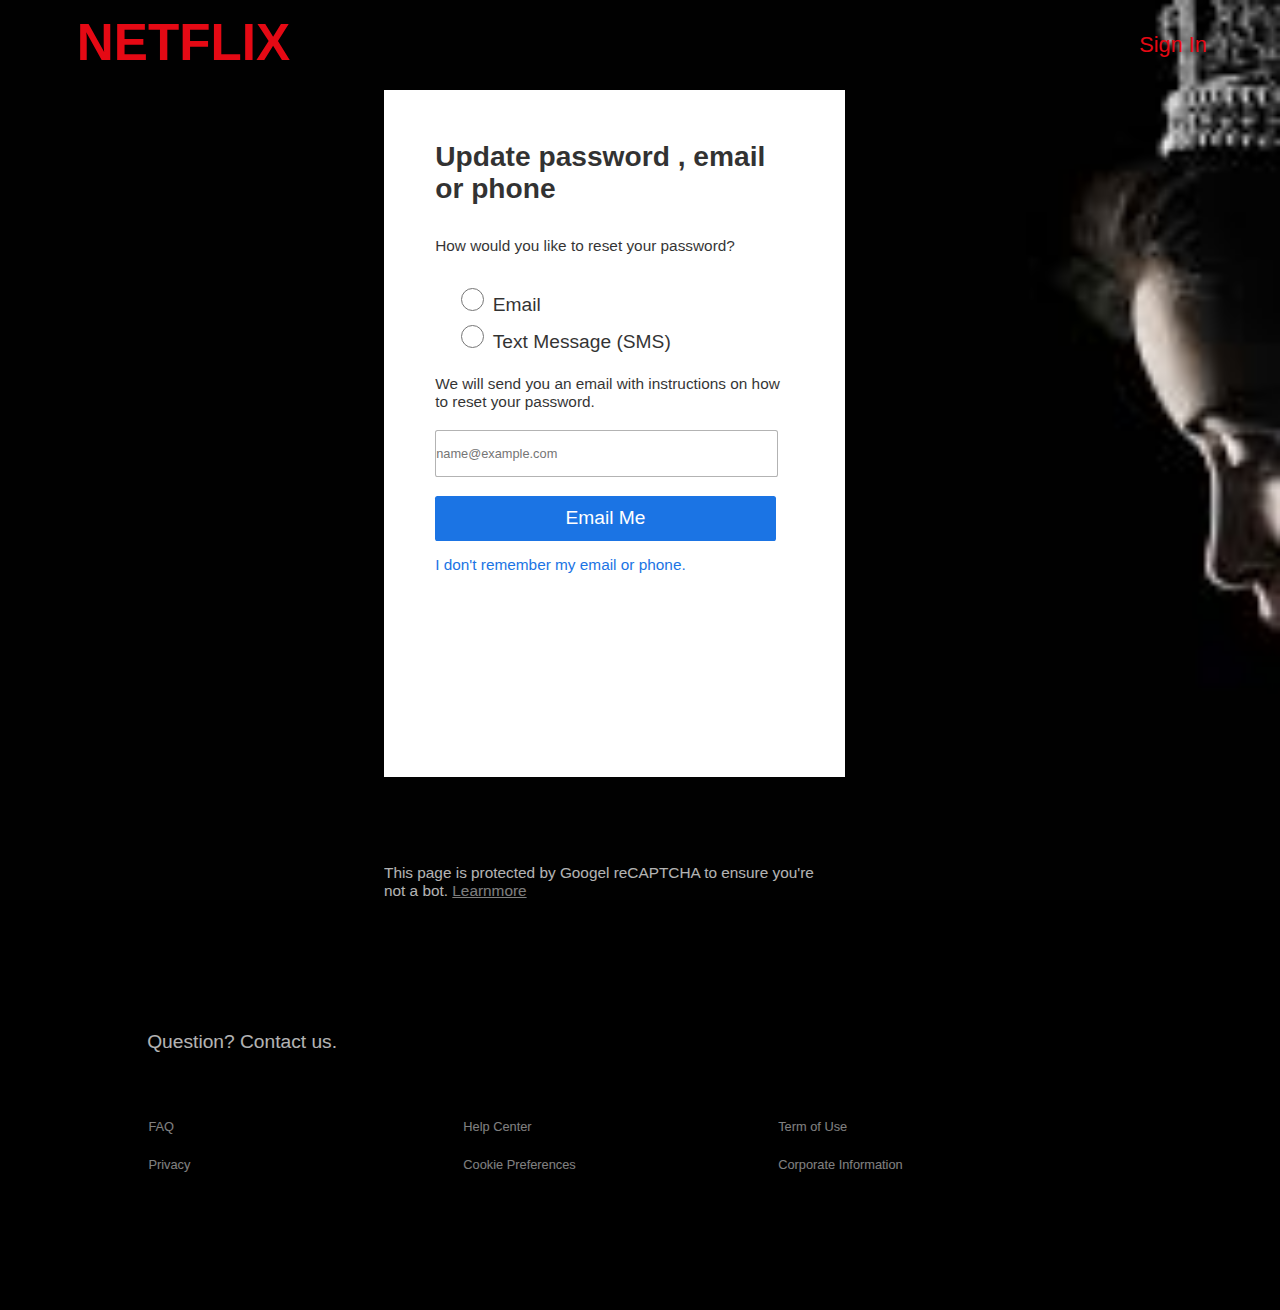
<file: forget.html>
<!DOCTYPE html>
<html lang="en">
<head>
    <meta charset="UTF-8">
    <meta name="viewport" content="width=device-width, initial-scale=1.0">
    <link rel="icon" href="/pics/logo.png" style="background: none;">
    <title>Netflix Pakistan - Watch Tv Show</title>
    <link rel="stylesheet" href="forget.css">
    <link rel="preconnect" href="https://fonts.googleapis.com">
    <link rel="preconnect" href="https://fonts.gstatic.com" crossorigin>
    <link href="https://fonts.googleapis.com/css2?family=Montserrat:ital,wght@0,100..900;1,100..900&display=swap" rel="stylesheet">
    <link
      rel="stylesheet"
      href="https://cdnjs.cloudflare.com/ajax/libs/font-awesome/6.4.0/css/all.min.css"
    />
</head>
<body>
    <div class="main">
        <div class="header">
            <h1 class="title">NETFLIX</h1>
            <a href="signinform.html">Sign In</a>
        </div>
           <div class="box">
                <h1 class="heading" >Update password , email or phone <h1>

                <p class="para1">How would you like to reset your password?</p>
                 <form action="action.nodejs">
                    
                        <input type="radio" id="email" name="radio">
                        <label for="email">Email</label>
                        <br>
                        <input type="radio" id="text" name="radio">
                        <label for="text">Text Message (SMS)</label>
                        <p class="para2">We will send you an email with instructions on how to reset your password.</p>
                        <input type="text" placeholder="name@example.com" class="input">
                        
                        <button class="button">Email Me</button>
                        <p  class="a2"><a href="#">I don't remember my email or phone.</a></p>
                    </form>   
            </div>
            <div class="learnmore">
                <p>This page is protected by Googel reCAPTCHA to ensure you're not a bot. <a href="#">Learnmore</a> </p>
            </div>
        </div>
       
            <footer class="footer">
                <div class="footer-content">
                    <div class="anchor1">
                        <a href="#">Question? Contact us.</a>
                    </div>
                    <div class="anchorlist">
                        <ul>
                            <li><a href="#">FAQ</a></li>
                            <li><a href="#">Help Center</a></li>
                            <li><a href="#">Term of Use</a></li>
                            <li><a href="#">Privacy</a></li>
                            <li><a href="#">Cookie Preferences</a></li>
                            <li><a href="#">Corporate Information</a></li>
                        </ul>
                    </div>
                </div>
           </footer>
    
</body>
</html>
</file>
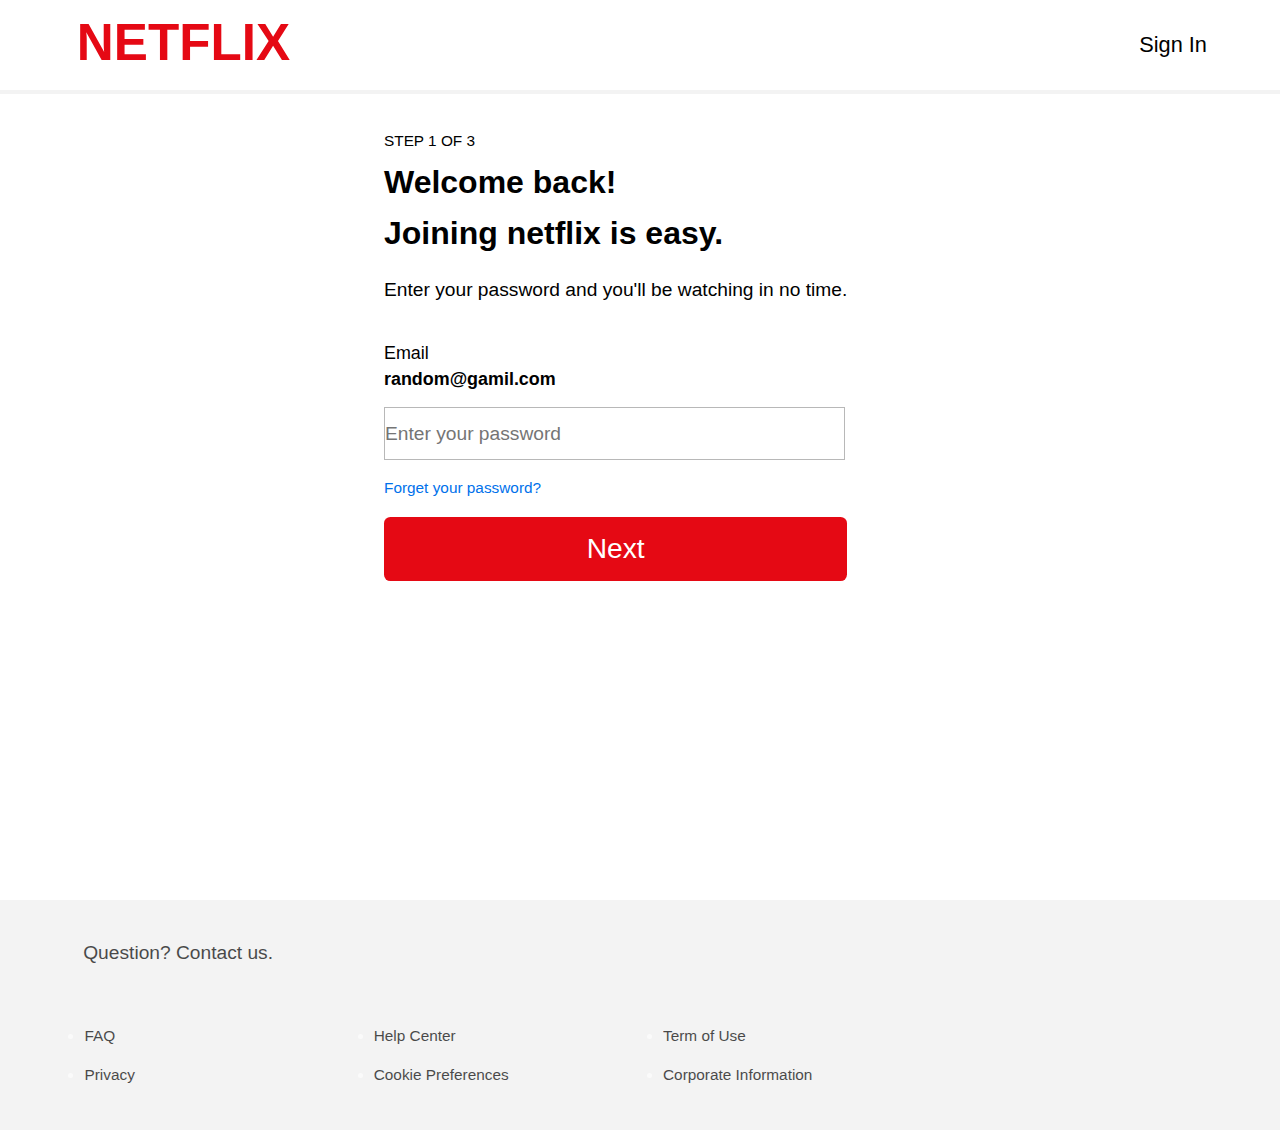
<file: getstarted-step1.html>
<!DOCTYPE html>
<html lang="en">
<head>
    <meta charset="UTF-8">
    <meta name="viewport" content="width=device-width, initial-scale=1.0">
    <link rel="stylesheet" href="getstarted-step1.css">
    <link rel="icon" href="logo.png" >
    <title>Document</title>
</head>
<body>
    <div class="main">
        <div class="header">
            <h1 class="title">NETFLIX</h1>
            <a href="signinform.html">Sign In</a>
        </div>

        <div class="step1-box">
            <form action="action.nodejs">
                <p class="para1">STEP 1 OF 3</p>
                <h2 class="heading1">Welcome back!</h2>
                <h2 class="heading2">Joining netflix is easy.</h2>
                <p class="para2">Enter your password and you'll be watching in no time.</p>
                <p class="para3">Email</p>
                <p class="para4">random@gamil.com</p>
                <input type="password" placeholder="Enter your password" class="input">
                <a href="#" class="forgetlink">Forget your password?</a>
                <button class="button">Next</button>
            </form>
        </div>
          
        </div>
       
            <footer class="footer">
                <div class="footer-content">
                    <div class="anchor1">
                        <a href="#">Question? Contact us.</a>
                    </div>
                    <div class="anchorlist">
                        <ul>
                            <li><a href="#">FAQ</a></li>
                            <li><a href="#">Help Center</a></li>
                            <li><a href="#">Term of Use</a></li>
                            <li><a href="#">Privacy</a></li>
                            <li><a href="#">Cookie Preferences</a></li>
                            <li><a href="#">Corporate Information</a></li>
                        </ul>
                    </div>
                </div>
           </footer>
    
</body>
</html>
</file>
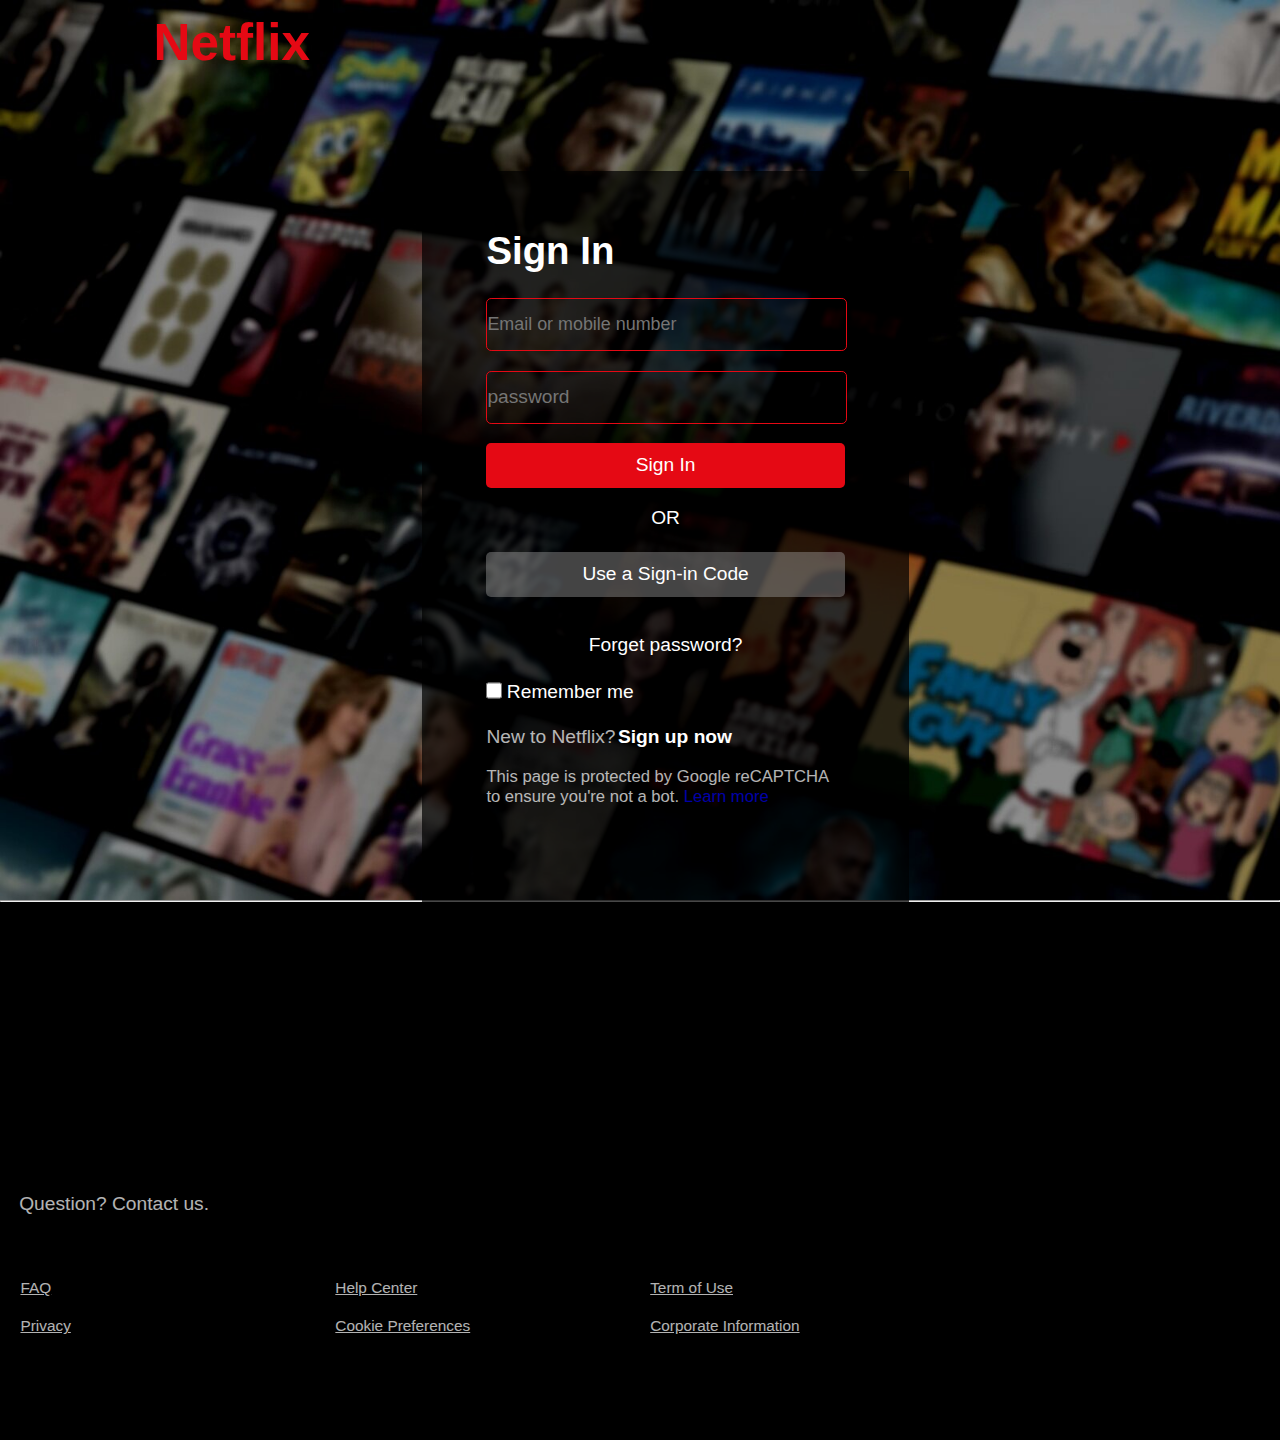
<file: signinform.html>
<!DOCTYPE html>
<html lang="en">
<head>
    <meta charset="UTF-8">
    <meta name="viewport" content="width=device-width, initial-scale=1.0">
    <link rel="icon" href="/pics/logo.png"/>
    <title>Netflix</title>
    <link rel="stylesheet" href="signinform.css"/>
</head>
<body>
   
        <div class="main">
            <div class="header">
                <h1 class="title">Netflix</h1>
            </div>
            <div class="signin-form">
                <header><h1 class="heading1">Sign In</h1></header>
                <form>
                    <input type="text" placeholder="Email or mobile number" class="email"/>
                    <input type="password" placeholder="password" class="password"/>
                    <button class="signin">Sign In</button>
                    <p class="para1">OR</p>
                    <button class="signin-code">Use a Sign-in Code </button>
                    <a href="forget.html" class="forget">Forget password?</a>
                </form>
                <footer>
                    <input type="checkbox" id="checkbox" class="checkbox">
                    <label for="checkbox" class="checkbox-label">Remember me</label>
                    <p class="para2">New to Netflix?</p>
                    <a href="#" class="signup">Sign up now</a>
                    <p class="para3">This page is protected by Google reCAPTCHA to ensure you're not a bot. <a href="#" class="Learnmore">Learn more</a></p>  
                </footer>
            </div>
        </div>    
        <hr>
        <footer class="footer">
            <div class="footer-content">
                <div class="anchor1">
                    <a href="#">Question? Contact us.</a>
                </div>
                <div class="anchorlist">
                    <ul>
                        <li><a href="#">FAQ</a></li>
                        <li><a href="#">Help Center</a></li>
                        <li><a href="#">Term of Use</a></li>
                        <li><a href="#">Privacy</a></li>
                        <li><a href="#">Cookie Preferences</a></li>
                        <li><a href="#">Corporate Information</a></li>
                    </ul>
                </div>
            </div>
       </footer>
    

   
</body>
</html>
</file>
<file: forget.css>
*{
    margin: 0;
    padding: 0;
    font-family:Helvetica, sans-serif;

}
body{
    background-color: black;
}
.main{
   height: 100vh;
   width: 100vw;
   background-image: url(forget\ background.jpg);
   background-size: cover;
}
.header{
    height: 7vw;
    width: 100vw;
    display: flex;
    justify-content: flex-end;
    align-items: center;
}
.title{
    color: #E50914;
    font-size: 4vw;
    margin-top: 0.5vw;
    margin-left: 1vw;
    position: absolute;
    left: 5vw;
    top: 0.5vw;

}

 a{
    color: #E50914;
    text-decoration: none;
    width: 6vw;
    height: 2.5vw;
    margin-top: 0.5vw;
    margin-right: 5vw;
    font-size: 1.7vw;
    cursor: pointer;
}

.box{
    height: 65vh;
    width: 28vw;
    background-color: #FFFFFF;
    position: absolute;
    left: 30%;
    padding: 4vw;
}
.heading{
    height: 6vw;
    width: 100%;
    opacity: 0.8;
    font-size: 2.2vw;
    font-weight: 600;
    margin-bottom: 1.5vw;
}
.para1{
    font-size: 1.2vw;
    font-weight: 100;
    opacity: 0.8;
    height: 2vw;
    width: 100%;
    margin-bottom: 1.5vw;
}

#email{
    height: 1.8vw;
    width: 1.8vw;
    margin-left: 2vw;
}
#email+label{
    font-size: 1.5vw;
    font-weight: 100;
    opacity: 0.8;
}
#text{
    height: 1.8vw;
    width: 1.8vw;
    margin-left: 2vw;
    

}
#text+label{
    font-size: 1.5vw;
    opacity: 0.8;
    font-weight: 100;
}
.para2{
    margin-top: 1.5vw;
    font-size: 1.2vw;
    opacity: 0.8;
    font-weight: 100;
}
.input{
    margin-top: 1.5vw;
    height: 3.5vw;
    width: 95%;
    border-radius: 0.2vw;  
    font-size: 1vw; 
    border: 1px solid rgba(128, 128, 128, 0.596);
}
.button{
    margin-top: 1.5vw;
    height: 3.5vw;
    width: 95%;
    border-radius: 0.2vw;   
    background-color:#1b74e4;
    font-size: 1.5vw;
    color: #FFFFFF;
    border: none;
}
.a2 a{
    font-size: 1.2vw;
    color: #1b74e4;
    font-weight: 100;
}
.learnmore{
    height: 12vw;
    width: 35vw;
    margin-left: 30%;    
    position: relative;
    top: 86%;
}
.learnmore p{
    color: #FFFFFF;
    font-size: 1.2vw;
    opacity: 0.7;
    font-weight: 100;
   
}
.learnmore p a{
    color: #FFFFFF;
    font-size: 1.2vw;
    text-decoration: underline;
    opacity: 0.7;
    font-weight: 100;
}
.footer{
    height: 32vw;
    width: 100vw;
    background-color: black;
    display: flex;
    flex-wrap: wrap;
    justify-content: center;
    align-items: center;

}
.footer-content{
    

    width: 80vw;
    height: 15vw;
    display: flex;
    flex-wrap: wrap;
    justify-content: center;
    align-items: center;
}
.anchor1{
    width: 100vw;
    height: 3vw;
    padding: 1.5vw;
   
}
.anchor1 a{
    color: #FFFFFF;
    font-size: 1.5vw;
    opacity: 0.7;
    text-decoration: none;
    cursor: pointer;
    
}
.anchor1 a:hover{
    text-decoration: underline;
}

.anchorlist{
   
    height: 6vw;
    width: 100vw;
    display: flex;
    flex-wrap: wrap;
    padding: 1vw;
}
.anchorlist ul{
    display: flex;
    flex-wrap: wrap;
}
.anchorlist ul li{
    height: 1.8vw;
    width: 24vw;
    margin: 0.7vw 0px 0.4vw 0.6vw;
    
}

.anchorlist ul li a{
    cursor: pointer;
    color: #FFFFFF;
    font-size: 1vw;
    opacity: 0.5;
}
.anchorlist ul li a:hover{
    text-decoration: underline;

}
/* #dcdde0 bottom color */
/* background color #fafafa */
/* f3f3f3 */
@media (max-width:739px) {
    body{
        background-color: #f3f3f3;
    }
    .main{
       height: 100vh;
       width: 100vw;
       background-image: none;
       background-size: none;
    }
    .header{
        height: 14vw;
        width: 100vw;
        background-color: #fafafa;
    }
    .title{
        color: #E50914;
        font-size: 7vw;
        margin-top: 3vw;
        margin-left: 1vw;
        position: absolute;
        left: 3vw;
        top: 0.5vw;
    }
    
     a{
        width: 12vw;
        height: 3vw;
        font-size: 3.5vw;
        margin-right: 3vw;   
    }
    .box{
        height: 65vh;
        width: 90vw;
        background-color: #f3f3f3;
        position: absolute;
        left: 5%;
        padding:0;
        padding-top: 2vw;
    }
    .heading{
        height: 6vh;
        width: 100%;
        opacity: 0.8;
        font-size: 4vh;
        margin-bottom: 1vw;
    }
    .para1{
        font-size: 2.5vh;
        font-weight: 100;
        opacity: 0.8;
        height: 3vw;
        width: 100%;
        margin-top: 1vh;
        margin-bottom: 2vw;
    }
    
    #email{
        height: 3vh;
        width: 3vh;
        margin-left: 2vw;
        margin-top: 2vw;
    }
    #email+label{
        font-size:2.5vh;
        opacity: 0.8;
        font-weight: 100;
    }

    #text{
        height: 3vh;
        width: 3vh;
        margin-left: 2vw;
        margin-top: 1vw;
    
    }
    #text+label{
        font-size:2.5vh;
        opacity: 0.8;
        font-weight: 100;
    }
    .para2{
        margin-top: 2.5vw;
        font-size: 2.5vh;
        font-weight: 100;
        opacity: 0.8;
    }
    .input{
        margin-top: 4vw;
        height: 6vh;
        width: 98%;
        border-radius: 0.2vw;  
        font-size: 2vh; 
    }
    .button{
        margin-top: 5vw;
        height: 7vh;
        width: 98%;
        border-radius: 0.2vw;   
        background-color:#1b74e4;
        font-size: 2.5vh;
        color: #FFFFFF;
        border: none;
    }
    .a2{
        margin-top: 2.5vh;
    }
    .a2 a{
        font-size: 2.2vh;
        font-weight: 100;
        color: #1b74e4;
    }
    .learnmore{
        height: 12vw;
        width: 90%;
        margin-left: 5%;    
        position: relative;
        top: 70%;
        margin-top: 1vw;
        
    }
    .learnmore p{
        color: black;
        opacity: 0.7;
        font-size: 2.2vh;
       
    }
    .learnmore p a{
        color: black;
        font-size: 2.2vh;

        opacity: 0.7;
    }
    .footer{
        height: 40vw;
        width: 100vw;
        opacity: 0.7;
    
    }
    .footer-content{
        width: 80vw;
        height: 30vw;
    }
    .anchor1{
        width: 100vw;
        height: 4vw;
    }
    .anchor1 a{
        font-size: 3.5vw; 
    }    
    .anchorlist{
       
        height: 17vw;
        width: 100vw;
    }
    .anchorlist ul li{
        height: 2.5vw;
        width: 28vw;  
    }
    
    .anchorlist ul li a{
        font-size: 2.5vw;
    }
}

@media (max-width:510px) {
    body{
        background-color: #f3f3f3;
    }
    .main{
       height: 100vh;
       width: 100vw;
       background-image: none;
       background-size: none;
    }
    .header{
        height: 14vw;
        width: 100vw;
        background-color: #fafafa;
    }
    .title{
        color: #E50914;
        font-size: 9vw;
        margin-top: 1vw;
        margin-left: 1vw;
        position: absolute;
        left: 3vw;
        top: 0.5vw;
    }
    
     a{
        width: 12vw;
        height: 3vw;
        font-size: 3.5vw;
        margin-right: 3vw;   
    }
    .box{
        height: 60vh;
        width: 90vw;
        background-color: #f3f3f3;
        position: absolute;
        left: 5%;
        padding:0;
        padding-top: 2vw;
    }
    .heading{
        height: 8vh;
        width: 100%;
        opacity: 0.8;
        font-size: 3.2vh;
        margin-bottom: 2vw;
    }
    .para1{
        font-size: 1.8vh;
        font-weight: 100;
        opacity: 0.8;
        height: 5vw;
        width: 100%;
        margin-top: 1vh;
        margin-bottom: 3svw;
    }
    
    #email{
        height: 2.5vh;
        width: 2.5vh;
        margin-left: 2vw;
        margin-top: 4vw;
    }
    #email+label{
        font-size:2vh;
        opacity: 0.8;
        font-weight: 100;
    }

    #text{
        height: 2.5vh;
        width: 2.5vh;
        margin-left: 2vw;
        margin-top: 1vw;
    
    }
    #text+label{
        font-size:2vh;
        opacity: 0.8;
        font-weight: 100;
    }
    .para2{
        margin-top: 2.5vw;
        font-size: 1.8vh;
        font-weight: 100;
        opacity: 0.8;
    }
    .input{
        margin-top: 4vw;
        height: 6vh;
        width: 98%;
        border-radius: 0.2vw;  
        font-size: 2vh; 
    }
    .button{
        margin-top: 5vw;
        height: 7vh;
        width: 98%;
        border-radius: 0.2vw;   
        background-color:#1b74e4;
        font-size: 2.5vh;
        color: #FFFFFF;
        border: none;
    }
    .a2{
        margin-top: 2vh;
    }
    .a2 a{
        font-size: 1.8vh;
        font-weight: 100;
        color: #1b74e4;
    }
    .learnmore{
        height: 12vw;
        width: 90%;
        margin-left: 5%;    
        position: relative;
        top: 62%;
        margin-top: 1vw;
        
    }
    .learnmore p{
        color: black;
        opacity: 0.7;
        font-size: 1.8vh;
       
    }
    .learnmore p a{
        color: black;
        font-size: 1.8vh;
        opacity: 0.7;
    }
    .footer{
        height: 40vw;
        width: 100vw;
        opacity: 0.7;
    
    }
    .footer-content{
        width: 80vw;
        height: 30vw;
    }
    .anchor1{
        width: 100vw;
        height: 4vw;
    }
    .anchor1 a{
        font-size: 3.5vw; 
    }    
    .anchorlist{
       
        height: 17vw;
        width: 100vw;
    }
    .anchorlist ul li{
        height: 2.5vw;
        width: 28vw;  
    }
    
    .anchorlist ul li a{
        font-size: 2.5vw;
    }
    
}
</file>
<file: getstarted-step1.css>
*{
    margin: 0;
    padding: 0;
    font-family:Helvetica, sans-serif;

}
body{
    color: #fafafa;
  
}
.main{
   height: 100vh;
   width: 100vw;
   background-size: cover;
}
.header{
    height: 7vw;
    width: 100vw;
    display: flex;
    justify-content: flex-end;
    align-items: center;
    border-bottom: 4px solid #f3f3f3;
}
.title{
    color: #E50914;
    font-size: 4vw;
    margin-top: 0.5vw;
    margin-left: 1vw;
    position: absolute;
    left: 5vw;
    top: 0.5vw;

}

 .header a{
    color: black;
    text-decoration: none;
    width: 6vw;
    height: 2.5vw;
    margin-top: 0.5vw;
    margin-right: 5vw;
    font-size: 1.7vw;
    cursor: pointer;
}
.step1-box{
    height: 70vh;
    width: 40vw;
    color: black;
    display: flex;
    margin: auto;
   padding: 2vw;
}
.para1{
    font-size: 1.2vw;
    height: 1.5vw;
    width: 100%;
    margin: 1vw 0;
}
.heading1{
    font-size: 2.5vw;
    height: 4vw;
    width: 100%;
    
}
.heading2{
    font-size: 2.5vw;
    height: 4vw;
    width: 100%;
}
.para2{
    font-size: 1.5vw;
    height: 4vw;
    width: 100%;
    margin: 1vw 0 1vw 0;
}
.para3{
    font-size: 1.4vw;
    height: 2vw;
    width: 100%;
}
.para4{
    font-size: 1.4vw;
    height: 2vw;
    width: 100%;
    font-weight: bold;
}
.input{
    height: 4vw;
    width: 99%;
    font-size: 1.5vw;
    margin: 1vw 0 1.5vw 0;
    border: 1px solid rgba(128, 128, 128, 0.562);
}
.forgetlink{
    font-size: 1.2vw;
    height: 2vw;
    width: 100%;
    color: #0071EB;
    text-decoration: none;

}
.button{
    height: 5vw;
    width: 100%;
    font-size: 2.2vw;
    background-color: #E50914;
    color: #FFFFFF;
    border: none;
    border-radius: 0.5vw;
    margin-top: 1.5vw;


}


.footer{
    height: 18vw;
    width: 100vw;
    background-color: #f3f3f3;
    display: flex;
    flex-wrap: wrap;
    justify-content: center;
    align-items: center;

}
.footer-content{
    

    width: 90vw;
    height: 15vw;
    display: flex;
    flex-wrap: wrap;
    justify-content: center;
    align-items: center;
}
.anchor1{
    width: 100vw;
    height: 3vw;
    padding: 1.5vw;
   
}
.anchor1 a{
    color: black;
    font-size: 1.5vw;
    opacity: 0.7;
    text-decoration: none;
    cursor: pointer;
    
}
.anchor1 a:hover{
    text-decoration: underline;
}

.anchorlist{
   
    height: 6vw;
    width: 100vw;
    display: flex;
    flex-wrap: wrap;
    padding: 1vw;
}
.anchorlist ul{
    display: flex;
    flex-wrap: wrap;
}
.anchorlist ul li{
    height: 1.8vw;
    width: 22vw;
    margin: 0.7vw 0px 0.4vw 0.6vw;
    
}

.anchorlist ul li a{
    cursor: pointer;
    color: black;
    font-size: 1.2vw;
    opacity: 0.7;
    text-decoration: none;
}
.anchorlist ul li a:hover{
    text-decoration: underline;

}
@media (max-width:600px) {
    .main{
        height: 90vh;
        width: 100vw;
        background-image: none;
        background-size: none;
     }
     .header{
         height: 12vw;
         width: 100vw;
         background-color: #fafafa;
     }
     .title{
         color: #E50914;
         font-size: 7vw;
         margin-top: 3vw;
         margin-left: 1vw;
         position: absolute;
         left: 3vw;
         top: 0.5vw;
     }
     
      .header a{
         width: 12vw;
         height: 3vw;
         font-size: 3vw;
         margin-right: 3vw;   
     }
     .step1-box{
        height: 75vh;
        width: 90vw;
        color: black;
        display: flex;
        margin: auto;
       padding: 4vw 4vw 8vw;
    }
    .para1{
        font-size: 3vw;
        height: 3vw;
        width: 100%;
        margin: 2vw 0;
    }
    .heading1{
        font-size: 6vw;
        height: 8vw;
        width: 100%;
        
    }
    .heading2{
        font-size: 6vw;
        height: 8vw;
        width: 100%;
    }
    .para2{
        font-size: 3.5vw;
        height: 8vw;
        width: 100%;
        margin: 2.5vw 0 3vw 0;
    }
    .para3{
        font-size: 3.5vw;
        height: 4vw;
        width: 100%;
    }
    .para4{
        font-size: 3.5vw;
        height: 4vw;
        width: 100%;
        font-weight: bold;
    }
    .input{
        height: 10vw;
        width: 99%;
        font-size: 4vw;
        margin: 3vw 0 3vw 0;
    }
    .forgetlink{
        font-size: 3vw;
        height: 4vw;
        width: 100%;
        color: #0071EB;
        text-decoration: none;

    
    }
    .button{
        height: 11vw;
        width: 100%;
        font-size: 6vw;
        background-color: #E50914;
        color: #FFFFFF;
        border: none;
        border-radius: 0.5vw;
        margin-top: 4vw;
    }
    .footer{
        height: 40vw;
        width: 100vw;
        opacity: 0.9;
    
    }
    .footer-content{
        width: 80vw;
        height: 30vw;
    }
    .anchor1{
        width: 100vw;
        height: 4vw;
    }
    .anchor1 a{
        font-size: 3.5vw; 
    }    
    .anchorlist{
       
        height: 17vw;
        width: 100vw;
    }
    .anchorlist ul li{
        height: 4vw;
        width: 32vw;  
        
    }
    .anchorlist ul li a{
        font-size: 3.2vw;
        opacity: 1;
    }
}
</file>
<file: signinform.css>
*{
    margin: 0;
    padding: 0;
    font-family:Helvetica, sans-serif; 
}
body{
    background-color: black; 
}

.main{
    display: flex;
    height: 100vh;
    width: 100vw;
    background-image: url(netflix-background-9.jpg);
    background-size: cover;    
}
.header{
    display: flex;
    align-items: center;
}
.title{
    color: #E50914;
    font-size: 4vw;
    margin-top: 0.5vw;
    margin-left: 1vw;
    position: absolute;
    left: 11vw;
    top: 0.5vw;
}
.signin-form{
    width: 28vw;
    height: 60vw;
    background-color: rgba(0, 0, 0, 0.7);
    position: absolute;
    top: 19%;
    left: 33%;
    padding: 4.5vw 5vw;
    z-index: 1;
}
.heading1{
    color: #FFFFFF;
    font-size: 3vw;
    margin-bottom: 2vw;
}
.email{
    color: #FFFFFF;
    height: 4vw;
    width: 28vw;
    font-size: 1.4vw;
    margin-bottom: 1.5vw;
    background-color: transparent;
    border-radius: 0.4vw;
    border: 1px solid #E50914;
}
.email:active{
    background-color: transparent;
    border: 1px solid #E50914;
}
.password{
    color: #FFFFFF;
    height: 4vw;
    width: 28vw;
    font-size: 1.5vw;
    border: none;
    background-color: transparent;
    border-radius: 0.4vw;
    border: 1px solid #E50914;
    margin-bottom: 1.5vw;

    
}
.password:active{
    background-color: transparent;
    border: 1px solid #E50914;
}
.signin{

    cursor: pointer;
    font-size: 1.5vw;
    font-weight: 500;
    height: 3.5vw;
    width: 28vw;
    border: none;
    background-color: #E50914;
    color: #FFFFFF;
    margin-bottom: 1.5vw;
    border-radius: 5px
}
.signin:hover{
    background-color: #a8020a;
}
.para1{
    height: 2vw;
    width: 28vw;
    color: #FFFFFF;
    font-size: 1.5vw;
    text-align: center;
    margin-bottom: 1.5vw;
}
.signin-code{
    width: 28vw;
    height: 3.5vw;
    border: none;
    background-color:rgba(169, 169, 169, 0.4);
    color: #FFFFFF;
    font-size: 1.5vw;
    border-radius: 5px;
    cursor: pointer;
    margin-bottom: 1.5vw;
}
.forget{
    color: #FFFFFF;
    text-decoration: none;
    font-size: 1.5vw;
    display: flex;
    justify-content: center;
    margin-top: 18px;
    cursor: pointer;
    margin-bottom: 1.5vw;
}
.forget:hover{
    text-decoration: underline;
    opacity: 0.7;
}
.signin-code:hover{
    background-color:rgba(169, 169, 169, 0.3);
}
footer{
    display: flex;
    flex-wrap: wrap;
}
.checkbox{
    width: 1.2vw;
    height: 1.5vw;
    margin-right: 0.4vw;
    margin-top: 0.5vw;
}
.checkbox-label{
    height: 2vw;
    width: 22vw;
    color: white;
    font-size: 1.5vw;
    margin: 0.5vw 0 1.5vw 0;
}
.para2{
    color:#FFFFFF;
    font-size: 1.5vw;
    margin-bottom:1.5vw;
    opacity: 0.7;
}
.signup{

    margin-left: 0.2vw;
    margin-bottom: 1.5vw;
    text-decoration: none;
    color: #FFFFFF;
    font-size: 1.5vw;
    font-weight: bold;
}
.signup:hover{
    text-decoration: underline;
}
.para3{
    color: #FFFFFF;
    font-size: 1.3vw;
    opacity: 0.7;
}
.Learnmore{
    text-decoration: none;
    font-size: 1.3vw;
}
.footer{
    margin-top: 15vw;
    height: 27vw;
    width: 100vw;
    background-color: black;
    display: flex;
    flex-wrap: wrap;
    justify-content: center;
    align-items: center;

}
.footer-content{
    width: 100vw;
    height: 15vw;
    display: flex;
    flex-wrap: wrap;
    justify-content: center;
    align-items: center;
}
.anchor1{
    width: 100vw;
    height: 3vw;
    padding: 1.5vw;
}
.anchor1 a{
    color: #FFFFFF;
    font-size: 1.5vw;
    opacity: 0.7;
    text-decoration: none;
    cursor: pointer;
    
}
.anchor1 a:hover{
    text-decoration: underline;
}

.anchorlist{
    height: 6vw;
    width: 100vw;
    display: flex;
    flex-wrap: wrap;
    padding: 1vw;
}
.anchorlist ul{
    display: flex;
    flex-wrap: wrap;
}
.anchorlist ul li{
    height: 1.8vw;
    width: 24vw;
    margin: 0.7vw 0px 0.4vw 0.6vw;
    
}

.anchorlist ul li a{
    cursor: pointer;
    color: #FFFFFF;
    font-size: 1.2vw;
    opacity: 0.7;
}

@media(max-width: 600px){
    .main{
        height: 100vh;
        width: 100vw;
       background-image: none;

    }
    .title{
        font-size: 7vw;
        margin-top: 6px;
        margin-left: 20px;
        position: absolute;
        left: 2vw;
        top: 10px;
    }
    .signin-form{
        width: 100vw;
        height: 60vw;
        background-color: none;
        position: none;
        margin-left: 20px;
        top: 14vw;
        left: 2vw; 
        padding: 0;
        
         
    }
    .heading1{
        color: #FFFFFF;
        font-size: 7vw;
        margin-bottom: 28px;
        margin-bottom: 2vw;
    }
    .email{
        height: 9vw;
        width: 85vw;
        font-size: 3.5vw;
        margin-bottom: 18px;
        
    }
    .password{
       
        height: 9vw;
        width: 85vw;
        font-size: 3.5vw;
    }
    .signin{        
        font-size: 3.5vw;
        height: 7vw;
        width: 85vw;
        margin-top: 18px;
    }
    .para1{
        height: 4vw;
        width: 85vw;
        font-size: 3.5vw;
        text-align: center;
        margin: 18px 0;
    }
    .signin-code{
        width: 85vw;
        height: 9vw;
        font-size: 3.5vw;
    }
    .forget{
        width: 85vw;
        height: 3.5vw;
        font-size: 3.5vw;
        display: flex;
        justify-content: center;
        
    }
    .checkbox{
        width: 3vw;
        height: 3.5vw;
        margin-right: 5px;
    }
    .checkbox-label{
        height: 3.5vw;
        width: 85vw;
        font-size: 3.5vw;
        margin: 2px 0 0 2px;
    }
    .para2{
        
        font-size: 3.5vw;
        margin-top: 18px;
        margin-bottom: 18px;
        opacity: 0.7;
    }
    .signup{
        margin-top: 18px;
        margin-left: 2px;
        font-size: 3.5vw;
    }
    .para3{
        font-size: 3.5vw;
    }
    .Learnmore{
        font-size: 3.5vw;
    }
    .footer{
        margin: 0;
        height: 35vw;
        width: 100vw;
        display: flex;
        flex-wrap: wrap;
        justify-content: none;
        align-items: none;
    
    }
    .footer-content{
        width: 100vw;
        height: 12vw;
        display: flex;
        flex-wrap: wrap;
        justify-content: none;
        align-items: none;
    }
    .anchor1{
        width: 100vw;
        height: 4vw;
        padding: 1.5vw;
    }
    .anchor1 a{
        font-size: 4vw; 
        margin-left: 1.5vw;
    } 
    .anchorlist{
        height: 6vw;
        width: 100vw;
    }
    .anchorlist ul li{
        height: 3vw;
        width: 40vw;
        margin: 16px 0px 8px 12px;
        
    }
    
    .anchorlist ul li a{
        font-size: 4vw;
    }
    
}
</file>
